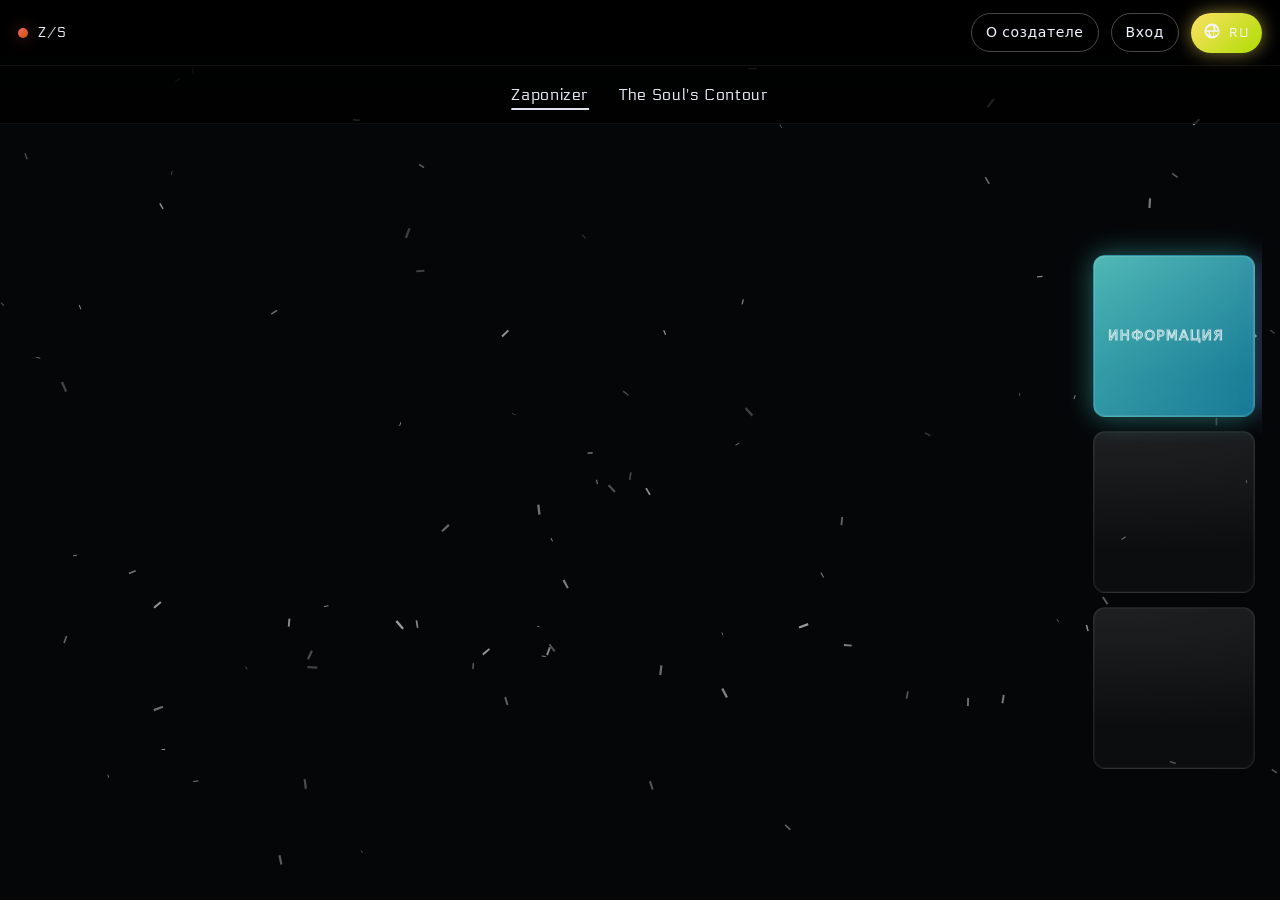
<file: index.html>
<!doctype html>
<html lang="ru">
  <head>
    <meta charset="UTF-8" />
    <meta name="viewport" content="width=device-width, initial-scale=1.0" />
    <title>Zaponizer / The Soul's Contour</title>
    <link rel="preconnect" href="https://fonts.googleapis.com" />
    <link rel="preconnect" href="https://fonts.gstatic.com" crossorigin />
    <link
      href="https://fonts.googleapis.com/css2?family=Electrolize&display=swap"
      rel="stylesheet"
    />
    <link rel="stylesheet" href="./assets/styles.css" />
    <meta name="color-scheme" content="dark" />
  </head>
  <body data-has-slider="true">
    <header class="topbar">
      <div class="topbar__inner">
        <a class="brand" href="./index.html" aria-label="Home">
          <span class="brand__dot"></span>
          <span class="brand__text">Z/S</span>
        </a>

        <nav class="topbar__nav" aria-label="Primary">
          <a class="topbtn" href="./about.html" data-i18n="nav.about">О создателе</a>

          <button
            class="topbtn"
            type="button"
            data-auth="open"
            data-i18n="nav.login"
          >
            Вход
          </button>

          <a class="topbtn is-hidden" href="./profile.html" data-auth="profileLink">
            <span data-i18n="nav.profile">Профиль</span>
          </a>

          <button class="langbtn" type="button" data-lang="toggle">
            <span class="langbtn__globe" aria-hidden="true">
              <svg viewBox="0 0 24 24" width="18" height="18" focusable="false">
                <path
                  d="M12 2a10 10 0 1 0 10 10A10.01 10.01 0 0 0 12 2Zm7.93 9h-3.15a15.5 15.5 0 0 0-1.2-5A8.02 8.02 0 0 1 19.93 11ZM12 4c.9 1.24 1.72 3.18 2.2 7H9.8c.48-3.82 1.3-5.76 2.2-7ZM4.07 13h3.15a15.5 15.5 0 0 0 1.2 5A8.02 8.02 0 0 1 4.07 13Zm3.15-2H4.07a8.02 8.02 0 0 1 4.35-5 15.5 15.5 0 0 0-1.2 5ZM12 20c-.9-1.24-1.72-3.18-2.2-7h4.4c-.48 3.82-1.3 5.76-2.2 7Zm4.58-2a15.5 15.5 0 0 0 1.2-5h3.15a8.02 8.02 0 0 1-4.35 5Zm-6.78-5c.2 1.64.54 3.1.96 4.23.26.71.55 1.3.86 1.77A8.02 8.02 0 0 1 9.1 13Zm3.58 6c.3-.47.6-1.06.86-1.77.42-1.13.76-2.59.96-4.23h2.52a13.2 13.2 0 0 1-1.24 4.56A8.2 8.2 0 0 1 13.38 19ZM14.9 11c-.2-1.64-.54-3.1-.96-4.23-.26-.71-.55-1.3-.86-1.77A8.02 8.02 0 0 1 14.9 11Zm-3.58-6c-.3.47-.6 1.06-.86 1.77-.42 1.13-.76 2.59-.96 4.23H6.98a13.2 13.2 0 0 1 1.24-4.56A8.2 8.2 0 0 1 11.32 5Z"
                  fill="currentColor"
                />
              </svg>
            </span>
            <span class="langbtn__text" data-lang="label">RU</span>
          </button>
        </nav>
      </div>
    </header>

    <section class="slider" aria-label="Section selector">
      <div class="slider__inner">
        <button class="sliderbtn" type="button" data-slide="zaponizer">
          <span class="sliderbtn__text">Zaponizer</span>
        </button>
        <button class="sliderbtn" type="button" data-slide="soul">
          <span class="sliderbtn__text">The Soul's Contour</span>
        </button>
      </div>
    </section>

    <main class="home">
      <canvas class="ash" data-particles="canvas" aria-hidden="true"></canvas>

      <div class="menu">
        <div class="menu__clip">
          <div class="menu__track" data-menu="track">
            <section class="menu__pane" data-menu="pane" data-pane="zaponizer">
              <div class="menu__grid" data-menu="grid"></div>
            </section>
            <section class="menu__pane" data-menu="pane" data-pane="soul" aria-hidden="true">
              <div class="menu__grid" data-menu="grid"></div>
            </section>
          </div>
        </div>
      </div>
    </main>

    <div class="modal is-hidden" role="dialog" aria-modal="true" data-auth="modal">
      <div class="modal__backdrop" data-auth="close"></div>
      <div class="modal__card" role="document">
        <div class="modal__top">
          <div class="modal__tabs" role="tablist">
            <button class="tab is-active" type="button" data-auth="tab" data-tab="login" role="tab">
              <span data-i18n="auth.login">Вход</span>
            </button>
            <button class="tab" type="button" data-auth="tab" data-tab="register" role="tab">
              <span data-i18n="auth.register">Регистрация</span>
            </button>
          </div>
          <button class="iconbtn" type="button" data-auth="close" aria-label="Close">
            ✕
          </button>
        </div>

        <div class="modal__body">
          <form class="form" data-auth="form" data-form="login">
            <label class="field">
              <span class="field__label" data-i18n="auth.nickname">Никнейм</span>
              <input class="field__input" name="nickname" autocomplete="username" required />
            </label>
            <label class="field">
              <span class="field__label" data-i18n="auth.password">Пароль</span>
              <input
                class="field__input"
                type="password"
                name="password"
                autocomplete="current-password"
                required
              />
            </label>
            <button class="neon-btn neon-btn--wide" type="submit" data-i18n="auth.login">
              Вход
            </button>
            <p class="form__hint" data-auth="hint"></p>
          </form>

          <form class="form is-hidden" data-auth="form" data-form="register">
            <label class="field">
              <span class="field__label" data-i18n="auth.nickname">Никнейм</span>
              <input class="field__input" name="nickname" autocomplete="username" required />
            </label>
            <label class="field">
              <span class="field__label" data-i18n="auth.password">Пароль</span>
              <input
                class="field__input"
                type="password"
                name="password"
                autocomplete="new-password"
                minlength="4"
                required
              />
            </label>
            <button class="neon-btn neon-btn--wide" type="submit" data-i18n="auth.register">
              Регистрация
            </button>
            <p class="form__hint" data-auth="hint"></p>
          </form>
        </div>
      </div>
    </div>

    <script src="./assets/particles.js"></script>
    <script src="./assets/app.js"></script>
  </body>
</html>
</file>
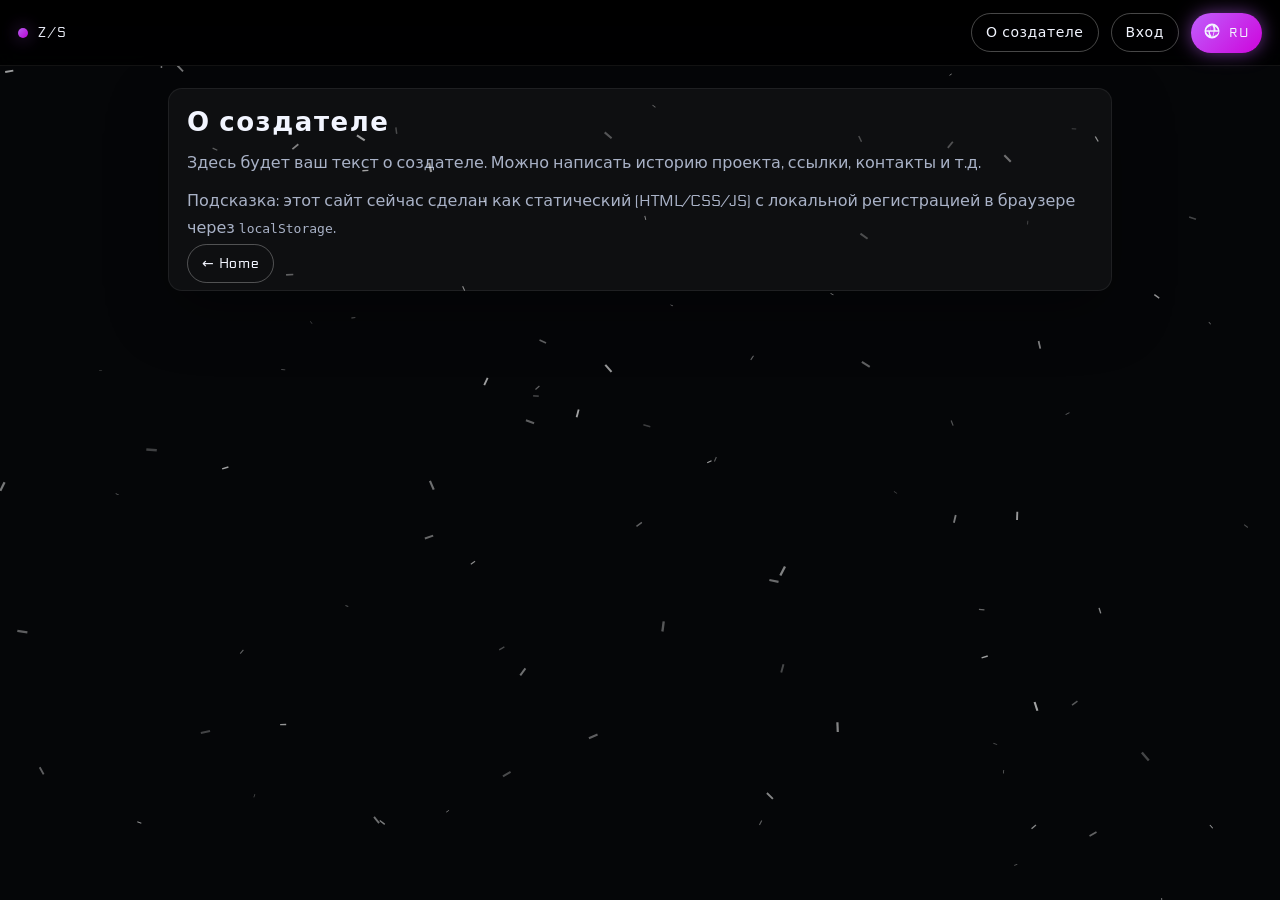
<file: about.html>
<!doctype html>
<html lang="ru">
  <head>
    <meta charset="UTF-8" />
    <meta name="viewport" content="width=device-width, initial-scale=1.0" />
    <title>О создателе</title>
    <link rel="preconnect" href="https://fonts.googleapis.com" />
    <link rel="preconnect" href="https://fonts.gstatic.com" crossorigin />
    <link
      href="https://fonts.googleapis.com/css2?family=Electrolize&display=swap"
      rel="stylesheet"
    />
    <link rel="stylesheet" href="./assets/styles.css" />
    <meta name="color-scheme" content="dark" />
  </head>
  <body>
    <header class="topbar">
      <div class="topbar__inner">
        <a class="brand" href="./index.html" aria-label="Home">
          <span class="brand__dot"></span>
          <span class="brand__text">Z/S</span>
        </a>
        <nav class="topbar__nav" aria-label="Primary">
          <a class="topbtn" href="./about.html" data-i18n="nav.about">О создателе</a>
          <button class="topbtn" type="button" data-auth="open" data-i18n="nav.login">Вход</button>
          <a class="topbtn is-hidden" href="./profile.html" data-auth="profileLink">
            <span data-i18n="nav.profile">Профиль</span>
          </a>
          <button class="langbtn" type="button" data-lang="toggle">
            <span class="langbtn__globe" aria-hidden="true">
              <svg viewBox="0 0 24 24" width="18" height="18" focusable="false">
                <path
                  d="M12 2a10 10 0 1 0 10 10A10.01 10.01 0 0 0 12 2Zm7.93 9h-3.15a15.5 15.5 0 0 0-1.2-5A8.02 8.02 0 0 1 19.93 11ZM12 4c.9 1.24 1.72 3.18 2.2 7H9.8c.48-3.82 1.3-5.76 2.2-7ZM4.07 13h3.15a15.5 15.5 0 0 0 1.2 5A8.02 8.02 0 0 1 4.07 13Zm3.15-2H4.07a8.02 8.02 0 0 1 4.35-5 15.5 15.5 0 0 0-1.2 5ZM12 20c-.9-1.24-1.72-3.18-2.2-7h4.4c-.48 3.82-1.3 5.76-2.2 7Zm4.58-2a15.5 15.5 0 0 0 1.2-5h3.15a8.02 8.02 0 0 1-4.35 5Zm-6.78-5c.2 1.64.54 3.1.96 4.23.26.71.55 1.3.86 1.77A8.02 8.02 0 0 1 9.1 13Zm3.58 6c.3-.47.6-1.06.86-1.77.42-1.13.76-2.59.96-4.23h2.52a13.2 13.2 0 0 1-1.24 4.56A8.2 8.2 0 0 1 13.38 19ZM14.9 11c-.2-1.64-.54-3.1-.96-4.23-.26-.71-.55-1.3-.86-1.77A8.02 8.02 0 0 1 14.9 11Zm-3.58-6c-.3.47-.6 1.06-.86 1.77-.42 1.13-.76 2.59-.96 4.23H6.98a13.2 13.2 0 0 1 1.24-4.56A8.2 8.2 0 0 1 11.32 5Z"
                  fill="currentColor"
                />
              </svg>
            </span>
            <span class="langbtn__text" data-lang="label">RU</span>
          </button>
        </nav>
      </div>
    </header>

    <canvas class="ash" data-particles="canvas" aria-hidden="true"></canvas>

    <main class="page">
      <div class="card">
        <h1 class="h1" data-i18n="nav.about">О создателе</h1>
        <p class="p muted">
          Здесь будет ваш текст о создателе. Можно написать историю проекта, ссылки, контакты и т.д.
        </p>
        <p class="p muted">
          Подсказка: этот сайт сейчас сделан как статический (HTML/CSS/JS) с локальной регистрацией в
          браузере через <code>localStorage</code>.
        </p>
        <a class="topbtn" href="./index.html">← Home</a>
      </div>
    </main>

    <div class="modal is-hidden" role="dialog" aria-modal="true" data-auth="modal">
      <div class="modal__backdrop" data-auth="close"></div>
      <div class="modal__card" role="document">
        <div class="modal__top">
          <div class="modal__tabs" role="tablist">
            <button class="tab is-active" type="button" data-auth="tab" data-tab="login" role="tab">
              <span data-i18n="auth.login">Вход</span>
            </button>
            <button class="tab" type="button" data-auth="tab" data-tab="register" role="tab">
              <span data-i18n="auth.register">Регистрация</span>
            </button>
          </div>
          <button class="iconbtn" type="button" data-auth="close" aria-label="Close">✕</button>
        </div>
        <div class="modal__body">
          <form class="form" data-auth="form" data-form="login">
            <label class="field">
              <span class="field__label" data-i18n="auth.nickname">Никнейм</span>
              <input class="field__input" name="nickname" autocomplete="username" required />
            </label>
            <label class="field">
              <span class="field__label" data-i18n="auth.password">Пароль</span>
              <input class="field__input" type="password" name="password" autocomplete="current-password" required />
            </label>
            <button class="neon-btn neon-btn--wide" type="submit" data-i18n="auth.login">Вход</button>
            <p class="form__hint" data-auth="hint"></p>
          </form>
          <form class="form is-hidden" data-auth="form" data-form="register">
            <label class="field">
              <span class="field__label" data-i18n="auth.nickname">Никнейм</span>
              <input class="field__input" name="nickname" autocomplete="username" required />
            </label>
            <label class="field">
              <span class="field__label" data-i18n="auth.password">Пароль</span>
              <input class="field__input" type="password" name="password" autocomplete="new-password" minlength="4" required />
            </label>
            <button class="neon-btn neon-btn--wide" type="submit" data-i18n="auth.register">Регистрация</button>
            <p class="form__hint" data-auth="hint"></p>
          </form>
        </div>
      </div>
    </div>

    <script src="./assets/particles.js"></script>
    <script src="./assets/app.js"></script>
  </body>
</html>
</file>
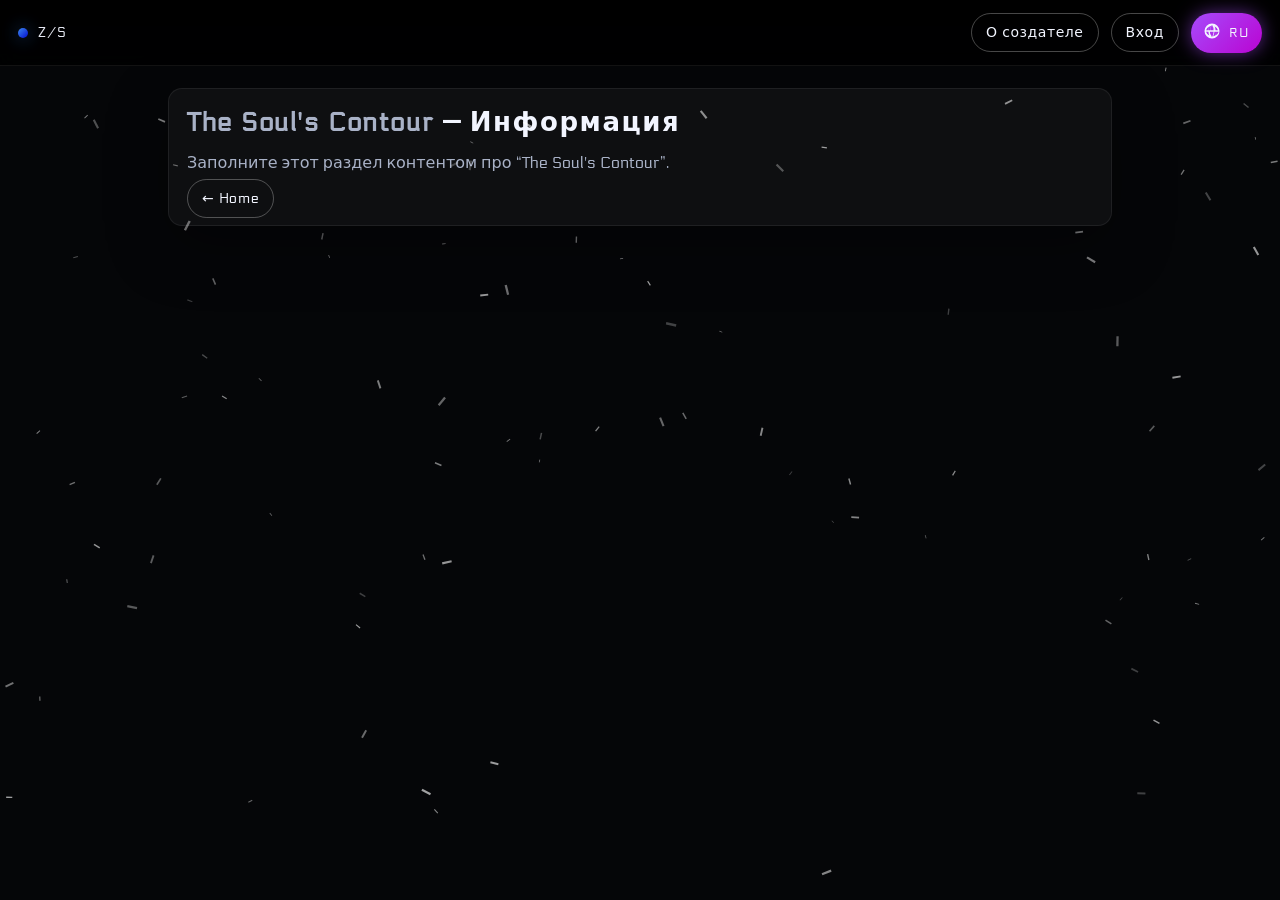
<file: info-soul.html>
<!doctype html>
<html lang="ru">
  <head>
    <meta charset="UTF-8" />
    <meta name="viewport" content="width=device-width, initial-scale=1.0" />
    <title>The Soul's Contour — Информация</title>
    <link rel="preconnect" href="https://fonts.googleapis.com" />
    <link rel="preconnect" href="https://fonts.gstatic.com" crossorigin />
    <link
      href="https://fonts.googleapis.com/css2?family=Electrolize&display=swap"
      rel="stylesheet"
    />
    <link rel="stylesheet" href="./assets/styles.css" />
    <meta name="color-scheme" content="dark" />
  </head>
  <body>
    <header class="topbar">
      <div class="topbar__inner">
        <a class="brand" href="./index.html" aria-label="Home">
          <span class="brand__dot"></span>
          <span class="brand__text">Z/S</span>
        </a>
        <nav class="topbar__nav" aria-label="Primary">
          <a class="topbtn" href="./about.html" data-i18n="nav.about">О создателе</a>
          <button class="topbtn" type="button" data-auth="open" data-i18n="nav.login">Вход</button>
          <a class="topbtn is-hidden" href="./profile.html" data-auth="profileLink">
            <span data-i18n="nav.profile">Профиль</span>
          </a>
          <button class="langbtn" type="button" data-lang="toggle">
            <span class="langbtn__globe" aria-hidden="true">
              <svg viewBox="0 0 24 24" width="18" height="18" focusable="false">
                <path
                  d="M12 2a10 10 0 1 0 10 10A10.01 10.01 0 0 0 12 2Zm7.93 9h-3.15a15.5 15.5 0 0 0-1.2-5A8.02 8.02 0 0 1 19.93 11ZM12 4c.9 1.24 1.72 3.18 2.2 7H9.8c.48-3.82 1.3-5.76 2.2-7ZM4.07 13h3.15a15.5 15.5 0 0 0 1.2 5A8.02 8.02 0 0 1 4.07 13Zm3.15-2H4.07a8.02 8.02 0 0 1 4.35-5 15.5 15.5 0 0 0-1.2 5ZM12 20c-.9-1.24-1.72-3.18-2.2-7h4.4c-.48 3.82-1.3 5.76-2.2 7Zm4.58-2a15.5 15.5 0 0 0 1.2-5h3.15a8.02 8.02 0 0 1-4.35 5Zm-6.78-5c.2 1.64.54 3.1.96 4.23.26.71.55 1.3.86 1.77A8.02 8.02 0 0 1 9.1 13Zm3.58 6c.3-.47.6-1.06.86-1.77.42-1.13.76-2.59.96-4.23h2.52a13.2 13.2 0 0 1-1.24 4.56A8.2 8.2 0 0 1 13.38 19ZM14.9 11c-.2-1.64-.54-3.1-.96-4.23-.26-.71-.55-1.3-.86-1.77A8.02 8.02 0 0 1 14.9 11Zm-3.58-6c-.3.47-.6 1.06-.86 1.77-.42 1.13-.76 2.59-.96 4.23H6.98a13.2 13.2 0 0 1 1.24-4.56A8.2 8.2 0 0 1 11.32 5Z"
                  fill="currentColor"
                />
              </svg>
            </span>
            <span class="langbtn__text" data-lang="label">RU</span>
          </button>
        </nav>
      </div>
    </header>

    <canvas class="ash" data-particles="canvas" aria-hidden="true"></canvas>

    <main class="page">
      <div class="card">
        <h1 class="h1"><span class="muted">The Soul's Contour</span> — <span data-i18n="menu.info">Информация</span></h1>
        <p class="p muted">
          Заполните этот раздел контентом про “The Soul's Contour”.
        </p>
        <a class="topbtn" href="./index.html">← Home</a>
      </div>
    </main>

    <div class="modal is-hidden" role="dialog" aria-modal="true" data-auth="modal">
      <div class="modal__backdrop" data-auth="close"></div>
      <div class="modal__card" role="document">
        <div class="modal__top">
          <div class="modal__tabs" role="tablist">
            <button class="tab is-active" type="button" data-auth="tab" data-tab="login" role="tab">
              <span data-i18n="auth.login">Вход</span>
            </button>
            <button class="tab" type="button" data-auth="tab" data-tab="register" role="tab">
              <span data-i18n="auth.register">Регистрация</span>
            </button>
          </div>
          <button class="iconbtn" type="button" data-auth="close" aria-label="Close">✕</button>
        </div>
        <div class="modal__body">
          <form class="form" data-auth="form" data-form="login">
            <label class="field">
              <span class="field__label" data-i18n="auth.nickname">Никнейм</span>
              <input class="field__input" name="nickname" autocomplete="username" required />
            </label>
            <label class="field">
              <span class="field__label" data-i18n="auth.password">Пароль</span>
              <input class="field__input" type="password" name="password" autocomplete="current-password" required />
            </label>
            <button class="neon-btn neon-btn--wide" type="submit" data-i18n="auth.login">Вход</button>
            <p class="form__hint" data-auth="hint"></p>
          </form>
          <form class="form is-hidden" data-auth="form" data-form="register">
            <label class="field">
              <span class="field__label" data-i18n="auth.nickname">Никнейм</span>
              <input class="field__input" name="nickname" autocomplete="username" required />
            </label>
            <label class="field">
              <span class="field__label" data-i18n="auth.password">Пароль</span>
              <input class="field__input" type="password" name="password" autocomplete="new-password" minlength="4" required />
            </label>
            <button class="neon-btn neon-btn--wide" type="submit" data-i18n="auth.register">Регистрация</button>
            <p class="form__hint" data-auth="hint"></p>
          </form>
        </div>
      </div>
    </div>

    <script src="./assets/particles.js"></script>
    <script src="./assets/app.js"></script>
  </body>
</html>
</file>
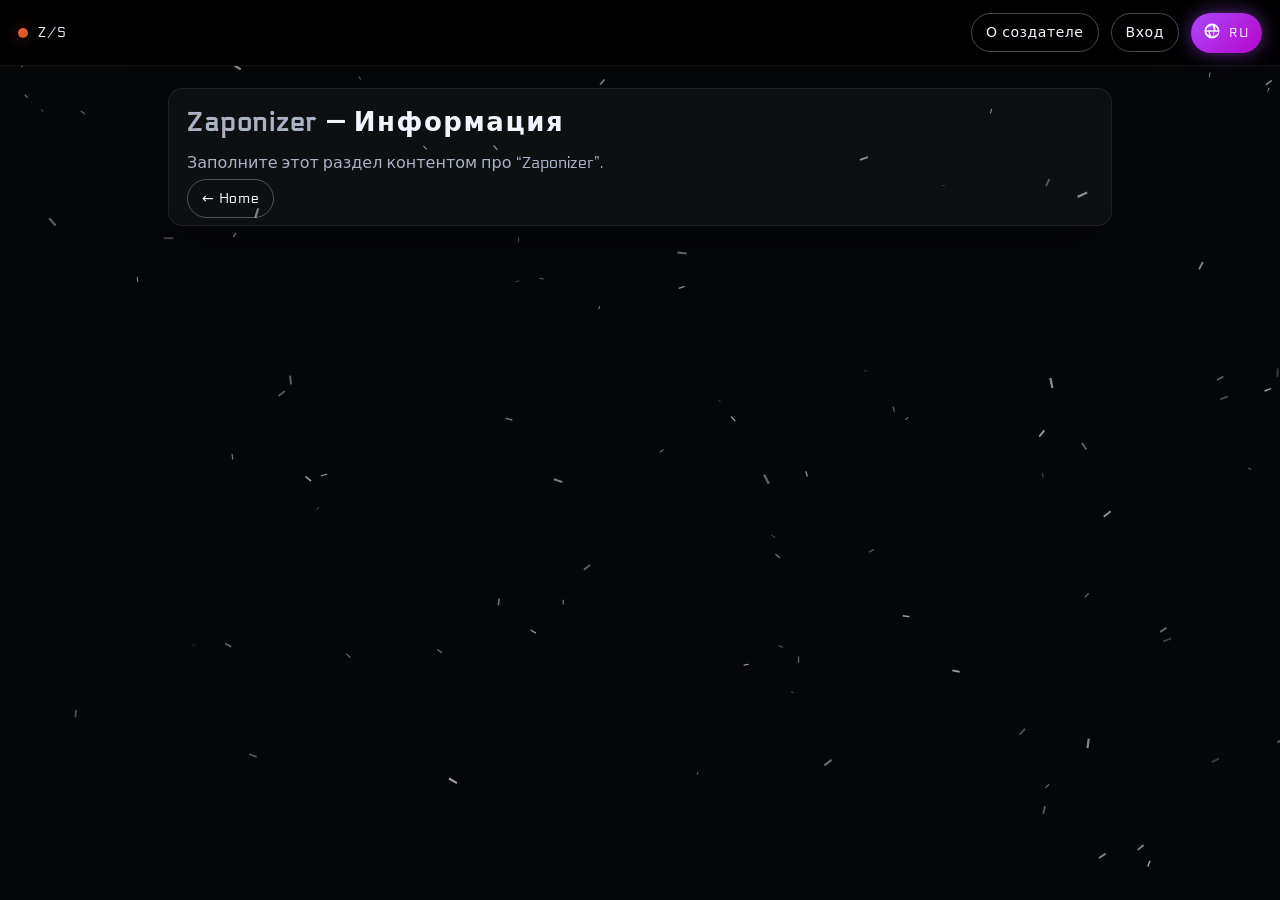
<file: info-zaponizer.html>
<!doctype html>
<html lang="ru">
  <head>
    <meta charset="UTF-8" />
    <meta name="viewport" content="width=device-width, initial-scale=1.0" />
    <title>Zaponizer — Информация</title>
    <link rel="preconnect" href="https://fonts.googleapis.com" />
    <link rel="preconnect" href="https://fonts.gstatic.com" crossorigin />
    <link
      href="https://fonts.googleapis.com/css2?family=Electrolize&display=swap"
      rel="stylesheet"
    />
    <link rel="stylesheet" href="./assets/styles.css" />
    <meta name="color-scheme" content="dark" />
  </head>
  <body>
    <header class="topbar">
      <div class="topbar__inner">
        <a class="brand" href="./index.html" aria-label="Home">
          <span class="brand__dot"></span>
          <span class="brand__text">Z/S</span>
        </a>
        <nav class="topbar__nav" aria-label="Primary">
          <a class="topbtn" href="./about.html" data-i18n="nav.about">О создателе</a>
          <button class="topbtn" type="button" data-auth="open" data-i18n="nav.login">Вход</button>
          <a class="topbtn is-hidden" href="./profile.html" data-auth="profileLink">
            <span data-i18n="nav.profile">Профиль</span>
          </a>
          <button class="langbtn" type="button" data-lang="toggle">
            <span class="langbtn__globe" aria-hidden="true">
              <svg viewBox="0 0 24 24" width="18" height="18" focusable="false">
                <path
                  d="M12 2a10 10 0 1 0 10 10A10.01 10.01 0 0 0 12 2Zm7.93 9h-3.15a15.5 15.5 0 0 0-1.2-5A8.02 8.02 0 0 1 19.93 11ZM12 4c.9 1.24 1.72 3.18 2.2 7H9.8c.48-3.82 1.3-5.76 2.2-7ZM4.07 13h3.15a15.5 15.5 0 0 0 1.2 5A8.02 8.02 0 0 1 4.07 13Zm3.15-2H4.07a8.02 8.02 0 0 1 4.35-5 15.5 15.5 0 0 0-1.2 5ZM12 20c-.9-1.24-1.72-3.18-2.2-7h4.4c-.48 3.82-1.3 5.76-2.2 7Zm4.58-2a15.5 15.5 0 0 0 1.2-5h3.15a8.02 8.02 0 0 1-4.35 5Zm-6.78-5c.2 1.64.54 3.1.96 4.23.26.71.55 1.3.86 1.77A8.02 8.02 0 0 1 9.1 13Zm3.58 6c.3-.47.6-1.06.86-1.77.42-1.13.76-2.59.96-4.23h2.52a13.2 13.2 0 0 1-1.24 4.56A8.2 8.2 0 0 1 13.38 19ZM14.9 11c-.2-1.64-.54-3.1-.96-4.23-.26-.71-.55-1.3-.86-1.77A8.02 8.02 0 0 1 14.9 11Zm-3.58-6c-.3.47-.6 1.06-.86 1.77-.42 1.13-.76 2.59-.96 4.23H6.98a13.2 13.2 0 0 1 1.24-4.56A8.2 8.2 0 0 1 11.32 5Z"
                  fill="currentColor"
                />
              </svg>
            </span>
            <span class="langbtn__text" data-lang="label">RU</span>
          </button>
        </nav>
      </div>
    </header>

    <canvas class="ash" data-particles="canvas" aria-hidden="true"></canvas>

    <main class="page">
      <div class="card">
        <h1 class="h1"><span class="muted">Zaponizer</span> — <span data-i18n="menu.info">Информация</span></h1>
        <p class="p muted">
          Заполните этот раздел контентом про “Zaponizer”.
        </p>
        <a class="topbtn" href="./index.html">← Home</a>
      </div>
    </main>

    <div class="modal is-hidden" role="dialog" aria-modal="true" data-auth="modal">
      <div class="modal__backdrop" data-auth="close"></div>
      <div class="modal__card" role="document">
        <div class="modal__top">
          <div class="modal__tabs" role="tablist">
            <button class="tab is-active" type="button" data-auth="tab" data-tab="login" role="tab">
              <span data-i18n="auth.login">Вход</span>
            </button>
            <button class="tab" type="button" data-auth="tab" data-tab="register" role="tab">
              <span data-i18n="auth.register">Регистрация</span>
            </button>
          </div>
          <button class="iconbtn" type="button" data-auth="close" aria-label="Close">✕</button>
        </div>
        <div class="modal__body">
          <form class="form" data-auth="form" data-form="login">
            <label class="field">
              <span class="field__label" data-i18n="auth.nickname">Никнейм</span>
              <input class="field__input" name="nickname" autocomplete="username" required />
            </label>
            <label class="field">
              <span class="field__label" data-i18n="auth.password">Пароль</span>
              <input class="field__input" type="password" name="password" autocomplete="current-password" required />
            </label>
            <button class="neon-btn neon-btn--wide" type="submit" data-i18n="auth.login">Вход</button>
            <p class="form__hint" data-auth="hint"></p>
          </form>
          <form class="form is-hidden" data-auth="form" data-form="register">
            <label class="field">
              <span class="field__label" data-i18n="auth.nickname">Никнейм</span>
              <input class="field__input" name="nickname" autocomplete="username" required />
            </label>
            <label class="field">
              <span class="field__label" data-i18n="auth.password">Пароль</span>
              <input class="field__input" type="password" name="password" autocomplete="new-password" minlength="4" required />
            </label>
            <button class="neon-btn neon-btn--wide" type="submit" data-i18n="auth.register">Регистрация</button>
            <p class="form__hint" data-auth="hint"></p>
          </form>
        </div>
      </div>
    </div>

    <script src="./assets/particles.js"></script>
    <script src="./assets/app.js"></script>
  </body>
</html>
</file>
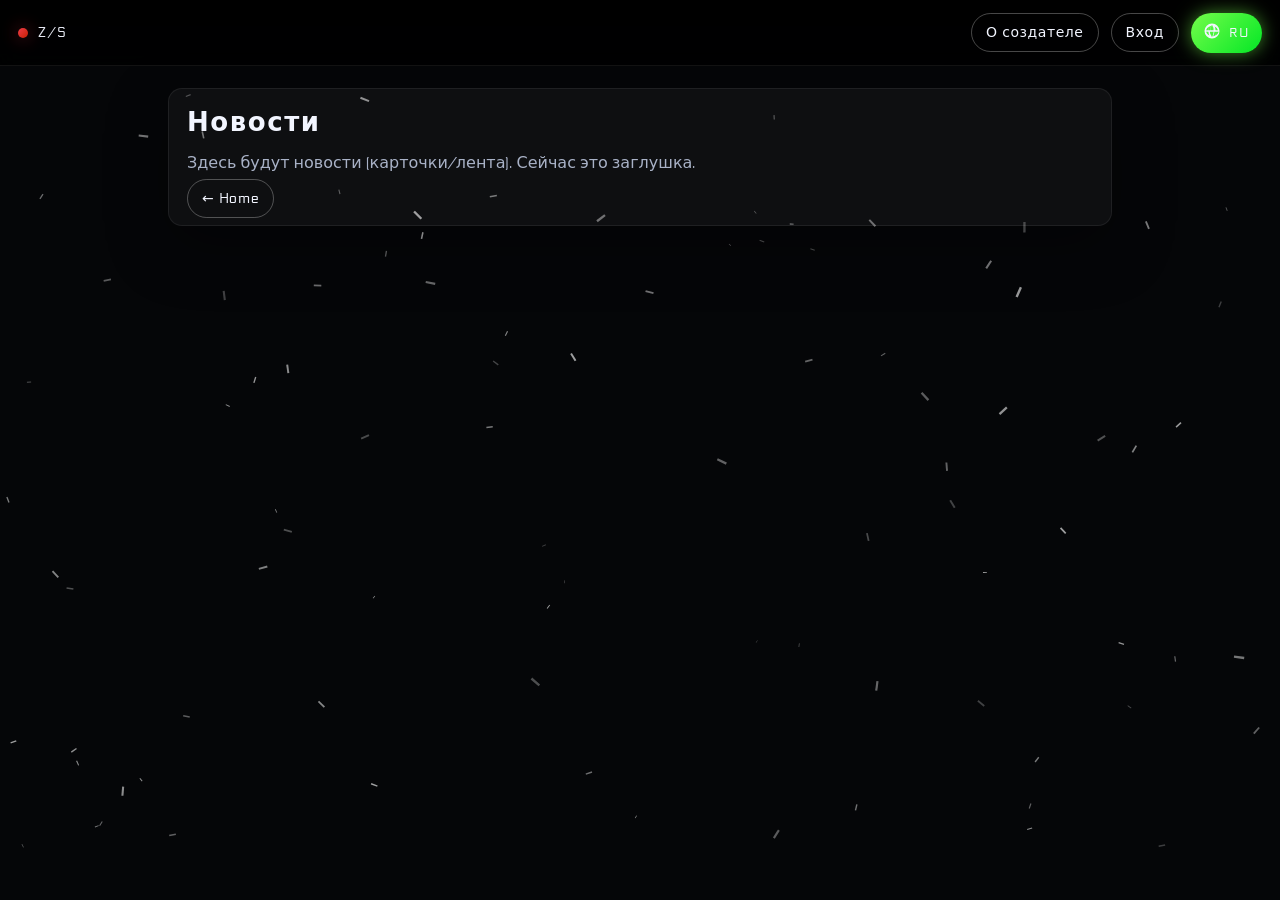
<file: news.html>
<!doctype html>
<html lang="ru">
  <head>
    <meta charset="UTF-8" />
    <meta name="viewport" content="width=device-width, initial-scale=1.0" />
    <title>Новости</title>
    <link rel="preconnect" href="https://fonts.googleapis.com" />
    <link rel="preconnect" href="https://fonts.gstatic.com" crossorigin />
    <link
      href="https://fonts.googleapis.com/css2?family=Electrolize&display=swap"
      rel="stylesheet"
    />
    <link rel="stylesheet" href="./assets/styles.css" />
    <meta name="color-scheme" content="dark" />
  </head>
  <body>
    <header class="topbar">
      <div class="topbar__inner">
        <a class="brand" href="./index.html" aria-label="Home">
          <span class="brand__dot"></span>
          <span class="brand__text">Z/S</span>
        </a>
        <nav class="topbar__nav" aria-label="Primary">
          <a class="topbtn" href="./about.html" data-i18n="nav.about">О создателе</a>
          <button class="topbtn" type="button" data-auth="open" data-i18n="nav.login">Вход</button>
          <a class="topbtn is-hidden" href="./profile.html" data-auth="profileLink">
            <span data-i18n="nav.profile">Профиль</span>
          </a>
          <button class="langbtn" type="button" data-lang="toggle">
            <span class="langbtn__globe" aria-hidden="true">
              <svg viewBox="0 0 24 24" width="18" height="18" focusable="false">
                <path
                  d="M12 2a10 10 0 1 0 10 10A10.01 10.01 0 0 0 12 2Zm7.93 9h-3.15a15.5 15.5 0 0 0-1.2-5A8.02 8.02 0 0 1 19.93 11ZM12 4c.9 1.24 1.72 3.18 2.2 7H9.8c.48-3.82 1.3-5.76 2.2-7ZM4.07 13h3.15a15.5 15.5 0 0 0 1.2 5A8.02 8.02 0 0 1 4.07 13Zm3.15-2H4.07a8.02 8.02 0 0 1 4.35-5 15.5 15.5 0 0 0-1.2 5ZM12 20c-.9-1.24-1.72-3.18-2.2-7h4.4c-.48 3.82-1.3 5.76-2.2 7Zm4.58-2a15.5 15.5 0 0 0 1.2-5h3.15a8.02 8.02 0 0 1-4.35 5Zm-6.78-5c.2 1.64.54 3.1.96 4.23.26.71.55 1.3.86 1.77A8.02 8.02 0 0 1 9.1 13Zm3.58 6c.3-.47.6-1.06.86-1.77.42-1.13.76-2.59.96-4.23h2.52a13.2 13.2 0 0 1-1.24 4.56A8.2 8.2 0 0 1 13.38 19ZM14.9 11c-.2-1.64-.54-3.1-.96-4.23-.26-.71-.55-1.3-.86-1.77A8.02 8.02 0 0 1 14.9 11Zm-3.58-6c-.3.47-.6 1.06-.86 1.77-.42 1.13-.76 2.59-.96 4.23H6.98a13.2 13.2 0 0 1 1.24-4.56A8.2 8.2 0 0 1 11.32 5Z"
                  fill="currentColor"
                />
              </svg>
            </span>
            <span class="langbtn__text" data-lang="label">RU</span>
          </button>
        </nav>
      </div>
    </header>

    <canvas class="ash" data-particles="canvas" aria-hidden="true"></canvas>

    <main class="page">
      <div class="card">
        <h1 class="h1"><span data-i18n="menu.news">Новости</span></h1>
        <p class="p muted">Здесь будут новости (карточки/лента). Сейчас это заглушка.</p>
        <a class="topbtn" href="./index.html">← Home</a>
      </div>
    </main>

    <div class="modal is-hidden" role="dialog" aria-modal="true" data-auth="modal">
      <div class="modal__backdrop" data-auth="close"></div>
      <div class="modal__card" role="document">
        <div class="modal__top">
          <div class="modal__tabs" role="tablist">
            <button class="tab is-active" type="button" data-auth="tab" data-tab="login" role="tab">
              <span data-i18n="auth.login">Вход</span>
            </button>
            <button class="tab" type="button" data-auth="tab" data-tab="register" role="tab">
              <span data-i18n="auth.register">Регистрация</span>
            </button>
          </div>
          <button class="iconbtn" type="button" data-auth="close" aria-label="Close">✕</button>
        </div>
        <div class="modal__body">
          <form class="form" data-auth="form" data-form="login">
            <label class="field">
              <span class="field__label" data-i18n="auth.nickname">Никнейм</span>
              <input class="field__input" name="nickname" autocomplete="username" required />
            </label>
            <label class="field">
              <span class="field__label" data-i18n="auth.password">Пароль</span>
              <input class="field__input" type="password" name="password" autocomplete="current-password" required />
            </label>
            <button class="neon-btn neon-btn--wide" type="submit" data-i18n="auth.login">Вход</button>
            <p class="form__hint" data-auth="hint"></p>
          </form>
          <form class="form is-hidden" data-auth="form" data-form="register">
            <label class="field">
              <span class="field__label" data-i18n="auth.nickname">Никнейм</span>
              <input class="field__input" name="nickname" autocomplete="username" required />
            </label>
            <label class="field">
              <span class="field__label" data-i18n="auth.password">Пароль</span>
              <input class="field__input" type="password" name="password" autocomplete="new-password" minlength="4" required />
            </label>
            <button class="neon-btn neon-btn--wide" type="submit" data-i18n="auth.register">Регистрация</button>
            <p class="form__hint" data-auth="hint"></p>
          </form>
        </div>
      </div>
    </div>

    <script src="./assets/particles.js"></script>
    <script src="./assets/app.js"></script>
  </body>
</html>
</file>
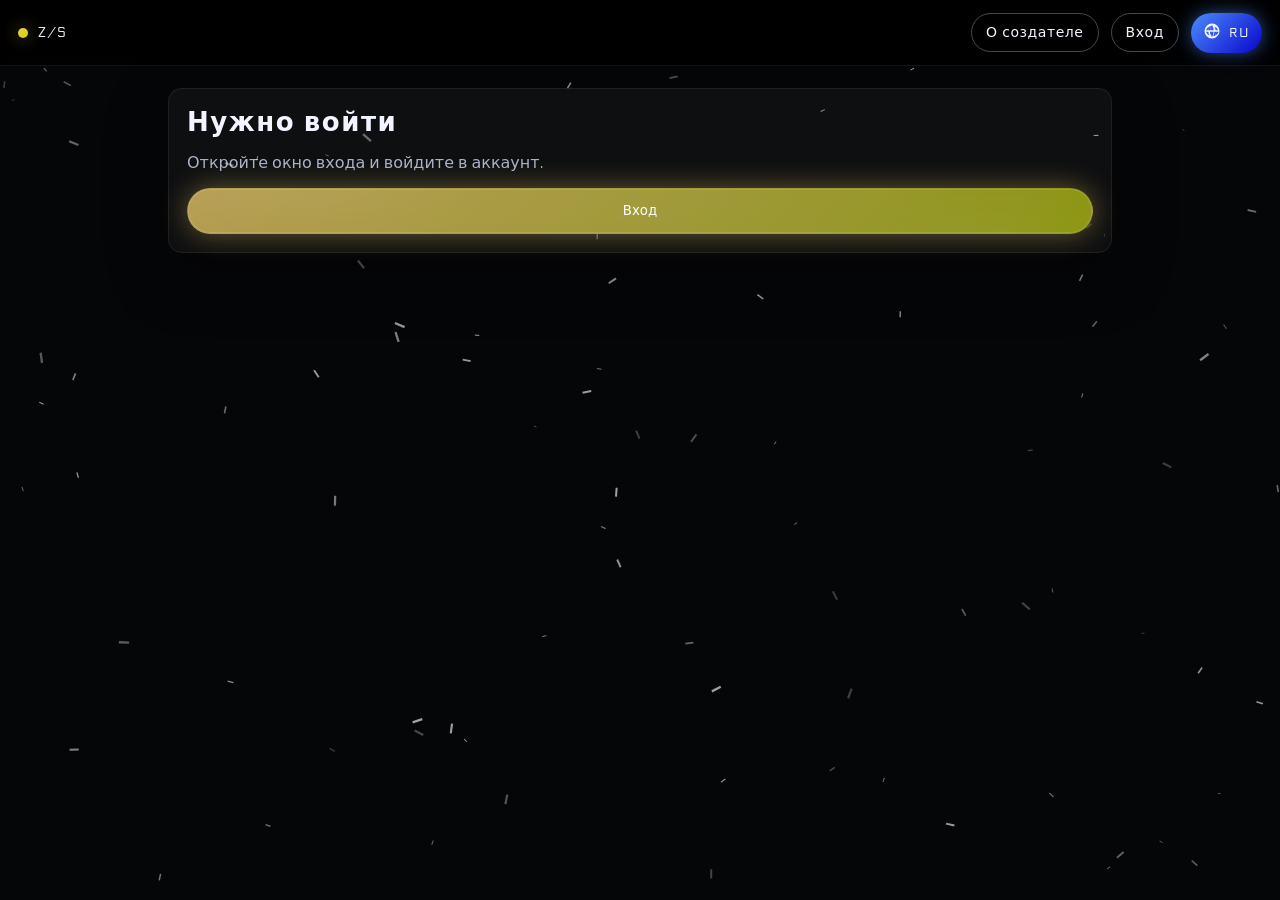
<file: profile.html>
<!doctype html>
<html lang="ru">
  <head>
    <meta charset="UTF-8" />
    <meta name="viewport" content="width=device-width, initial-scale=1.0" />
    <title>Профиль</title>
    <link rel="preconnect" href="https://fonts.googleapis.com" />
    <link rel="preconnect" href="https://fonts.gstatic.com" crossorigin />
    <link
      href="https://fonts.googleapis.com/css2?family=Electrolize&display=swap"
      rel="stylesheet"
    />
    <link rel="stylesheet" href="./assets/styles.css" />
    <meta name="color-scheme" content="dark" />
  </head>
  <body>
    <header class="topbar">
      <div class="topbar__inner">
        <a class="brand" href="./index.html" aria-label="Home">
          <span class="brand__dot"></span>
          <span class="brand__text">Z/S</span>
        </a>
        <nav class="topbar__nav" aria-label="Primary">
          <a class="topbtn" href="./about.html" data-i18n="nav.about">О создателе</a>
          <button class="topbtn" type="button" data-auth="open" data-i18n="nav.login">Вход</button>
          <a class="topbtn is-hidden" href="./profile.html" data-auth="profileLink">
            <span data-i18n="nav.profile">Профиль</span>
          </a>
          <button class="langbtn" type="button" data-lang="toggle">
            <span class="langbtn__globe" aria-hidden="true">
              <svg viewBox="0 0 24 24" width="18" height="18" focusable="false">
                <path
                  d="M12 2a10 10 0 1 0 10 10A10.01 10.01 0 0 0 12 2Zm7.93 9h-3.15a15.5 15.5 0 0 0-1.2-5A8.02 8.02 0 0 1 19.93 11ZM12 4c.9 1.24 1.72 3.18 2.2 7H9.8c.48-3.82 1.3-5.76 2.2-7ZM4.07 13h3.15a15.5 15.5 0 0 0 1.2 5A8.02 8.02 0 0 1 4.07 13Zm3.15-2H4.07a8.02 8.02 0 0 1 4.35-5 15.5 15.5 0 0 0-1.2 5ZM12 20c-.9-1.24-1.72-3.18-2.2-7h4.4c-.48 3.82-1.3 5.76-2.2 7Zm4.58-2a15.5 15.5 0 0 0 1.2-5h3.15a8.02 8.02 0 0 1-4.35 5Zm-6.78-5c.2 1.64.54 3.1.96 4.23.26.71.55 1.3.86 1.77A8.02 8.02 0 0 1 9.1 13Zm3.58 6c.3-.47.6-1.06.86-1.77.42-1.13.76-2.59.96-4.23h2.52a13.2 13.2 0 0 1-1.24 4.56A8.2 8.2 0 0 1 13.38 19ZM14.9 11c-.2-1.64-.54-3.1-.96-4.23-.26-.71-.55-1.3-.86-1.77A8.02 8.02 0 0 1 14.9 11Zm-3.58-6c-.3.47-.6 1.06-.86 1.77-.42 1.13-.76 2.59-.96 4.23H6.98a13.2 13.2 0 0 1 1.24-4.56A8.2 8.2 0 0 1 11.32 5Z"
                  fill="currentColor"
                />
              </svg>
            </span>
            <span class="langbtn__text" data-lang="label">RU</span>
          </button>
        </nav>
      </div>
    </header>

    <canvas class="ash" data-particles="canvas" aria-hidden="true"></canvas>

    <main class="page">
      <div data-profile="root"></div>
    </main>

    <div class="modal is-hidden" role="dialog" aria-modal="true" data-auth="modal">
      <div class="modal__backdrop" data-auth="close"></div>
      <div class="modal__card" role="document">
        <div class="modal__top">
          <div class="modal__tabs" role="tablist">
            <button class="tab is-active" type="button" data-auth="tab" data-tab="login" role="tab">
              <span data-i18n="auth.login">Вход</span>
            </button>
            <button class="tab" type="button" data-auth="tab" data-tab="register" role="tab">
              <span data-i18n="auth.register">Регистрация</span>
            </button>
          </div>
          <button class="iconbtn" type="button" data-auth="close" aria-label="Close">✕</button>
        </div>
        <div class="modal__body">
          <form class="form" data-auth="form" data-form="login">
            <label class="field">
              <span class="field__label" data-i18n="auth.nickname">Никнейм</span>
              <input class="field__input" name="nickname" autocomplete="username" required />
            </label>
            <label class="field">
              <span class="field__label" data-i18n="auth.password">Пароль</span>
              <input class="field__input" type="password" name="password" autocomplete="current-password" required />
            </label>
            <button class="neon-btn neon-btn--wide" type="submit" data-i18n="auth.login">Вход</button>
            <p class="form__hint" data-auth="hint"></p>
          </form>
          <form class="form is-hidden" data-auth="form" data-form="register">
            <label class="field">
              <span class="field__label" data-i18n="auth.nickname">Никнейм</span>
              <input class="field__input" name="nickname" autocomplete="username" required />
            </label>
            <label class="field">
              <span class="field__label" data-i18n="auth.password">Пароль</span>
              <input class="field__input" type="password" name="password" autocomplete="new-password" minlength="4" required />
            </label>
            <button class="neon-btn neon-btn--wide" type="submit" data-i18n="auth.register">Регистрация</button>
            <p class="form__hint" data-auth="hint"></p>
          </form>
        </div>
      </div>
    </div>

    <script src="./assets/particles.js"></script>
    <script src="./assets/app.js"></script>
  </body>
</html>
</file>
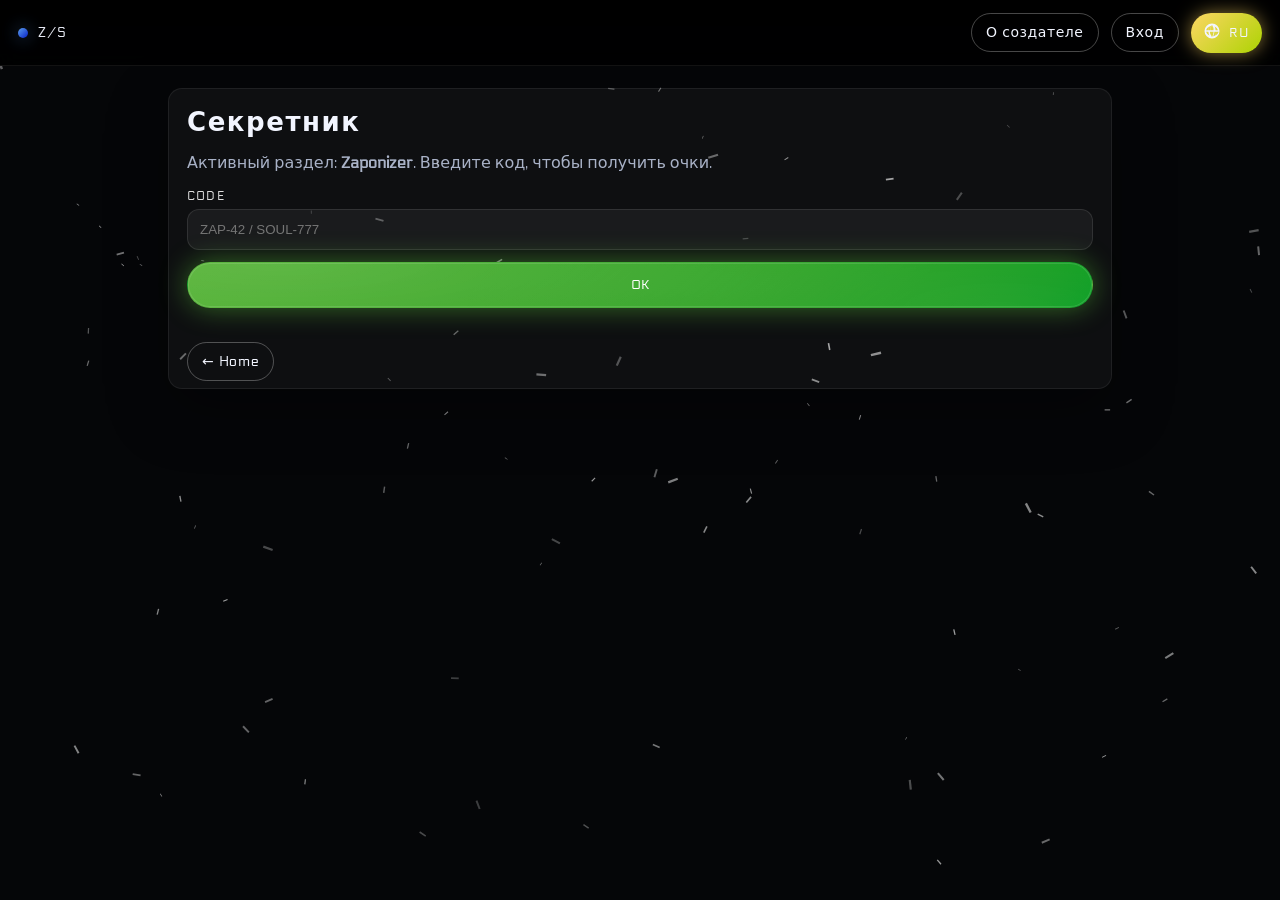
<file: secret.html>
<!doctype html>
<html lang="ru">
  <head>
    <meta charset="UTF-8" />
    <meta name="viewport" content="width=device-width, initial-scale=1.0" />
    <title>Секретник</title>
    <link rel="preconnect" href="https://fonts.googleapis.com" />
    <link rel="preconnect" href="https://fonts.gstatic.com" crossorigin />
    <link
      href="https://fonts.googleapis.com/css2?family=Electrolize&display=swap"
      rel="stylesheet"
    />
    <link rel="stylesheet" href="./assets/styles.css" />
    <meta name="color-scheme" content="dark" />
  </head>
  <body>
    <header class="topbar">
      <div class="topbar__inner">
        <a class="brand" href="./index.html" aria-label="Home">
          <span class="brand__dot"></span>
          <span class="brand__text">Z/S</span>
        </a>
        <nav class="topbar__nav" aria-label="Primary">
          <a class="topbtn" href="./about.html" data-i18n="nav.about">О создателе</a>
          <button class="topbtn" type="button" data-auth="open" data-i18n="nav.login">Вход</button>
          <a class="topbtn is-hidden" href="./profile.html" data-auth="profileLink">
            <span data-i18n="nav.profile">Профиль</span>
          </a>
          <button class="langbtn" type="button" data-lang="toggle">
            <span class="langbtn__globe" aria-hidden="true">
              <svg viewBox="0 0 24 24" width="18" height="18" focusable="false">
                <path
                  d="M12 2a10 10 0 1 0 10 10A10.01 10.01 0 0 0 12 2Zm7.93 9h-3.15a15.5 15.5 0 0 0-1.2-5A8.02 8.02 0 0 1 19.93 11ZM12 4c.9 1.24 1.72 3.18 2.2 7H9.8c.48-3.82 1.3-5.76 2.2-7ZM4.07 13h3.15a15.5 15.5 0 0 0 1.2 5A8.02 8.02 0 0 1 4.07 13Zm3.15-2H4.07a8.02 8.02 0 0 1 4.35-5 15.5 15.5 0 0 0-1.2 5ZM12 20c-.9-1.24-1.72-3.18-2.2-7h4.4c-.48 3.82-1.3 5.76-2.2 7Zm4.58-2a15.5 15.5 0 0 0 1.2-5h3.15a8.02 8.02 0 0 1-4.35 5Zm-6.78-5c.2 1.64.54 3.1.96 4.23.26.71.55 1.3.86 1.77A8.02 8.02 0 0 1 9.1 13Zm3.58 6c.3-.47.6-1.06.86-1.77.42-1.13.76-2.59.96-4.23h2.52a13.2 13.2 0 0 1-1.24 4.56A8.2 8.2 0 0 1 13.38 19ZM14.9 11c-.2-1.64-.54-3.1-.96-4.23-.26-.71-.55-1.3-.86-1.77A8.02 8.02 0 0 1 14.9 11Zm-3.58-6c-.3.47-.6 1.06-.86 1.77-.42 1.13-.76 2.59-.96 4.23H6.98a13.2 13.2 0 0 1 1.24-4.56A8.2 8.2 0 0 1 11.32 5Z"
                  fill="currentColor"
                />
              </svg>
            </span>
            <span class="langbtn__text" data-lang="label">RU</span>
          </button>
        </nav>
      </div>
    </header>

    <canvas class="ash" data-particles="canvas" aria-hidden="true"></canvas>

    <main class="page">
      <div class="card">
        <h1 class="h1"><span data-i18n="menu.secret">Секретник</span></h1>
        <p class="p muted">
          Активный раздел: <strong data-secret="slide">—</strong>. Введите код, чтобы получить очки.
        </p>

        <form class="form" data-secret="form">
          <label class="field">
            <span class="field__label">CODE</span>
            <input class="field__input" data-secret="input" placeholder="ZAP-42 / SOUL-777" />
          </label>
          <button class="neon-btn neon-btn--wide" type="submit">OK</button>
          <p class="form__hint" data-secret="msg"></p>
        </form>

        <div style="height:12px"></div>
        <a class="topbtn" href="./index.html">← Home</a>
      </div>
    </main>

    <div class="modal is-hidden" role="dialog" aria-modal="true" data-auth="modal">
      <div class="modal__backdrop" data-auth="close"></div>
      <div class="modal__card" role="document">
        <div class="modal__top">
          <div class="modal__tabs" role="tablist">
            <button class="tab is-active" type="button" data-auth="tab" data-tab="login" role="tab">
              <span data-i18n="auth.login">Вход</span>
            </button>
            <button class="tab" type="button" data-auth="tab" data-tab="register" role="tab">
              <span data-i18n="auth.register">Регистрация</span>
            </button>
          </div>
          <button class="iconbtn" type="button" data-auth="close" aria-label="Close">✕</button>
        </div>
        <div class="modal__body">
          <form class="form" data-auth="form" data-form="login">
            <label class="field">
              <span class="field__label" data-i18n="auth.nickname">Никнейм</span>
              <input class="field__input" name="nickname" autocomplete="username" required />
            </label>
            <label class="field">
              <span class="field__label" data-i18n="auth.password">Пароль</span>
              <input class="field__input" type="password" name="password" autocomplete="current-password" required />
            </label>
            <button class="neon-btn neon-btn--wide" type="submit" data-i18n="auth.login">Вход</button>
            <p class="form__hint" data-auth="hint"></p>
          </form>
          <form class="form is-hidden" data-auth="form" data-form="register">
            <label class="field">
              <span class="field__label" data-i18n="auth.nickname">Никнейм</span>
              <input class="field__input" name="nickname" autocomplete="username" required />
            </label>
            <label class="field">
              <span class="field__label" data-i18n="auth.password">Пароль</span>
              <input class="field__input" type="password" name="password" autocomplete="new-password" minlength="4" required />
            </label>
            <button class="neon-btn neon-btn--wide" type="submit" data-i18n="auth.register">Регистрация</button>
            <p class="form__hint" data-auth="hint"></p>
          </form>
        </div>
      </div>
    </div>

    <script src="./assets/particles.js"></script>
    <script src="./assets/app.js"></script>
  </body>
</html>
</file>
<file: assets/styles.css>
:root{
  --bg:#050608;
  --panel:#050608;
  --text:#f2f5ff;
  --muted:#a9b2c7;
  --line:rgba(255,255,255,.28);
  --line-strong:rgba(255,255,255,.52);
  --shadow:rgba(0,0,0,.55);

  --accent-a:#64e7ff;
  --accent-b:#2d7cff;
  --accent-glow: rgba(100,231,255,.55);

  --radius:14px;
  --radius-sm:12px;
  --topbar-h:66px;
  --slider-h:58px;
  --header-offset: var(--topbar-h);

  --ease:cubic-bezier(.2,.9,.2,1);
}

*{box-sizing:border-box}
html,body{height:100%}
body{
  margin:0;
  background: var(--bg);
  color: var(--text);
  font-family: "Electrolize", system-ui, -apple-system, Segoe UI, Roboto, Arial, sans-serif;
  overflow-x:hidden;
}

[data-has-slider="true"]{
  --header-offset: calc(var(--topbar-h) + var(--slider-h));
}

a{color:inherit; text-decoration:none}
button{font-family:inherit}

.is-hidden{display:none !important}

.topbar{
  position:fixed;
  top:0; left:0; right:0;
  height: var(--topbar-h);
  background: linear-gradient(180deg, rgba(0,0,0,.92), rgba(0,0,0,.82));
  border-bottom: 1px solid rgba(255,255,255,.07);
  z-index:50;
  backdrop-filter: blur(10px);
}
.topbar__inner{
  height:100%;
  display:flex;
  align-items:center;
  justify-content:space-between;
  padding: 0 18px;
  gap:12px;
}
.brand{
  display:flex;
  align-items:center;
  gap:10px;
  opacity:.95;
}
.brand__dot{
  width:10px;
  height:10px;
  border-radius:999px;
  background: linear-gradient(135deg, var(--accent-a), var(--accent-b));
  box-shadow: 0 0 18px var(--accent-glow);
}
.brand__text{letter-spacing:.14em; font-size:14px}

.topbar__nav{
  display:flex;
  align-items:center;
  gap:12px;
}
.topbtn{
  appearance:none;
  background: transparent;
  color: var(--text);
  border:1px solid var(--line);
  border-radius: 999px;
  padding: 10px 14px;
  font-size: 14px;
  letter-spacing:.04em;
  cursor:pointer;
  box-shadow: 0 0 0 rgba(0,0,0,0);
  transition: transform .18s var(--ease), border-color .18s var(--ease), box-shadow .18s var(--ease);
}
.topbtn:hover{
  transform: translateY(-1px) scale(1.03);
  border-color: var(--line-strong);
  box-shadow: 0 0 16px rgba(255,255,255,.08), 0 0 18px var(--accent-glow);
}
.topbtn:active{
  transform: translateY(0) scale(.96);
}

.langbtn{
  appearance:none;
  border:0;
  color: var(--text);
  cursor:pointer;
  padding: 9px 12px;
  border-radius: 999px;
  display:flex;
  align-items:center;
  gap:8px;
  background: linear-gradient(135deg, var(--accent-a), var(--accent-b));
  box-shadow: 0 0 18px var(--accent-glow);
  transition: transform .18s var(--ease), filter .18s var(--ease);
}
.langbtn:hover{ transform: translateY(-1px) scale(1.03); filter: brightness(1.07) }
.langbtn:active{ transform: translateY(0) scale(.96) }
.langbtn__text{ letter-spacing:.08em; font-size: 13px }

.slider{
  position:fixed;
  top: var(--topbar-h);
  left:0; right:0;
  height: var(--slider-h);
  background: linear-gradient(180deg, rgba(0,0,0,.86), rgba(0,0,0,.72));
  border-bottom: 1px solid rgba(255,255,255,.06);
  z-index:40;
}
.slider__inner{
  height:100%;
  display:flex;
  align-items:center;
  justify-content:center;
  gap:18px;
  padding: 0 18px;
}
.sliderbtn{
  appearance:none;
  border:0;
  background:transparent;
  color: var(--text);
  font-size: 16px;
  letter-spacing:.04em;
  cursor:pointer;
  opacity:.92;
  padding: 10px 6px;
  border-radius: 8px;
  transition: transform .18s var(--ease), opacity .18s var(--ease);
}
.sliderbtn:hover{ transform: translateY(-1px); opacity:1 }
.sliderbtn:active{ transform: translateY(0) scale(.98) }
.sliderbtn.is-active .sliderbtn__text{
  text-decoration: underline;
  text-underline-offset: 8px;
  text-decoration-thickness: 2px;
}

.home{
  position:relative;
  min-height: calc(100vh - var(--header-offset));
  padding-top: var(--header-offset);
}
.ash{
  position:fixed;
  top: var(--topbar-h);
  left:0;
  right:0;
  bottom:0;
  width:100%;
  height: calc(100vh - var(--topbar-h));
  display:block;
  z-index:0;
  opacity:.85;
  pointer-events:none;
}
.menu{
  position:relative;
  z-index:1;
  height: calc(100vh - var(--header-offset));
  display:flex;
  align-items:center;
  justify-content:center;
  padding: 18px;
  overflow:hidden;
}
.menu__clip{
  width: 100%;
  height: 100%;
  overflow:hidden;
  display:block;
}
.menu__track{
  display:flex;
  width: 200%;
  height: 100%;
  transition: transform .45s var(--ease), opacity .45s var(--ease);
  will-change: transform;
}
.menu__pane{
  width:100%;
  flex: 0 0 100%;
  height: 100%;
}
.menu__pane[aria-hidden="true"]{
  visibility:hidden;
  pointer-events:none;
}
.menu__pane[aria-hidden="false"]{
  visibility:visible;
}
.menu__grid{
  --tile: clamp(118px, 18vh, 175px);
  --gap: 14px;
  width: 100%;
  height: 100%;
  display:grid;
  grid-template-columns: repeat(2, var(--tile));
  grid-template-rows: repeat(3, var(--tile));
  gap: var(--gap);
  justify-content:center;
  align-content:center;
}
.menu__empty{
  width: var(--tile);
  height: var(--tile);
  border-radius: 12px;
  border: 1px solid rgba(255,255,255,.08);
  background:
    radial-gradient(900px 220px at 20% 0%, rgba(255,255,255,.08), transparent 55%),
    rgba(255,255,255,.03);
  box-shadow: inset 0 0 0 1px rgba(255,255,255,.04);
}

.neon-btn{
  --g1: var(--accent-a);
  --g2: var(--accent-b);
  --glow: var(--accent-glow);

  appearance:none;
  width:100%;
  border: 1px solid rgba(255,255,255,.08);
  border-radius: 12px;
  padding: 18px 16px;
  cursor:pointer;
  background:
    linear-gradient(135deg, color-mix(in srgb, var(--g1) 70%, #000 30%), color-mix(in srgb, var(--g2) 70%, #000 30%));
  box-shadow:
    0 0 28px color-mix(in srgb, var(--glow) 70%, transparent 30%),
    inset 0 0 0 1px rgba(255,255,255,.12);
  transition: transform .18s var(--ease), filter .18s var(--ease), box-shadow .18s var(--ease);
  position:relative;
  overflow:hidden;
}

.menu .neon-btn{
  height: var(--tile);
  width: var(--tile);
  aspect-ratio: 1 / 1;
  display:flex;
  flex-direction:column;
  justify-content:center;
  align-items:flex-start;
  padding: 14px 14px;
}
.neon-btn::before{
  content:"";
  position:absolute;
  inset:0;
  background:
    radial-gradient(1200px 220px at 10% 0%, rgba(255,255,255,.20), transparent 55%),
    radial-gradient(900px 220px at 90% 100%, rgba(255,255,255,.14), transparent 60%);
  opacity:.55;
  pointer-events:none;
}
.neon-btn:hover{
  transform: translateY(-2px) scale(1.02);
  filter: brightness(1.06) saturate(1.08);
  box-shadow:
    0 0 34px color-mix(in srgb, var(--glow) 85%, transparent 15%),
    inset 0 0 0 1px rgba(255,255,255,.16);
}
.neon-btn:active{
  transform: translateY(0) scale(.94);
}

.neon-btn__cutout{
  display:block;
  font-size: clamp(12px, 1.55vh, 15px);
  letter-spacing: .08em;
  text-transform: uppercase;
  color: transparent;
  -webkit-text-stroke: 1px rgba(255,255,255,.75);
  text-shadow: 0 0 18px rgba(255,255,255,.18);
  mix-blend-mode: normal;
  line-height: 1.15;
  max-width: 100%;
  white-space: normal;
  overflow: hidden;
  text-overflow: ellipsis;
}
.neon-btn__sub{
  display:block;
  margin-top:8px;
  color: rgba(255,255,255,.88);
  font-size: 12px;
  letter-spacing:.06em;
  opacity:.9;
}
.neon-btn--wide{
  border-radius: 999px;
  padding: 14px 18px;
}

.page{
  min-height:100vh;
  padding-top: calc(var(--header-offset) + 22px);
  padding-left: 18px;
  padding-right: 18px;
  max-width: 980px;
  margin: 0 auto;
}
.card{
  background: rgba(255,255,255,.04);
  border: 1px solid rgba(255,255,255,.07);
  border-radius: var(--radius);
  padding: 18px;
  box-shadow: 0 20px 60px rgba(0,0,0,.35);
}
.h1{
  font-size: 26px;
  letter-spacing:.06em;
  margin: 0 0 12px;
}
.p{ margin: 0 0 12px; color: rgba(255,255,255,.90); line-height:1.65 }
.muted{ color: var(--muted) }

.modal{
  position:fixed;
  inset:0;
  z-index:60;
  display:grid;
  place-items:center;
}
.modal__backdrop{
  position:absolute;
  inset:0;
  background: rgba(0,0,0,.62);
  backdrop-filter: blur(4px);
}
.modal__card{
  width: min(520px, calc(100% - 24px));
  position:relative;
  background: rgba(10,10,12,.94);
  border: 1px solid rgba(255,255,255,.10);
  border-radius: var(--radius);
  box-shadow: 0 30px 110px rgba(0,0,0,.75);
  overflow:hidden;
}
.modal__top{
  display:flex;
  align-items:center;
  justify-content:space-between;
  padding: 14px 14px 10px;
  border-bottom: 1px solid rgba(255,255,255,.08);
}
.modal__tabs{ display:flex; gap:8px }
.tab{
  appearance:none;
  background: transparent;
  border: 1px solid rgba(255,255,255,.10);
  color: var(--text);
  border-radius: 999px;
  padding: 8px 12px;
  cursor:pointer;
  transition: transform .18s var(--ease), border-color .18s var(--ease);
}
.tab:hover{ transform: translateY(-1px); border-color: rgba(255,255,255,.18) }
.tab:active{ transform: translateY(0) scale(.96) }
.tab.is-active{
  border-color: rgba(255,255,255,.22);
  box-shadow: 0 0 20px rgba(255,255,255,.08), 0 0 22px var(--accent-glow);
}
.iconbtn{
  appearance:none;
  border:0;
  background:transparent;
  color: var(--text);
  cursor:pointer;
  font-size: 18px;
  padding: 6px 10px;
  border-radius: 10px;
  transition: transform .18s var(--ease), background .18s var(--ease);
}
.iconbtn:hover{ transform: translateY(-1px); background: rgba(255,255,255,.06) }
.iconbtn:active{ transform: translateY(0) scale(.96) }

.modal__body{ padding: 14px }
.form{ display:flex; flex-direction:column; gap: 12px }
.field{ display:flex; flex-direction:column; gap: 6px }
.field__label{ font-size: 12px; letter-spacing:.10em; color: rgba(255,255,255,.86); text-transform: uppercase }
.field__input{
  background: rgba(255,255,255,.05);
  border: 1px solid rgba(255,255,255,.10);
  color: var(--text);
  border-radius: 12px;
  padding: 12px 12px;
  outline: none;
  transition: border-color .18s var(--ease), box-shadow .18s var(--ease);
}
.field__input:focus{
  border-color: rgba(255,255,255,.18);
  box-shadow: 0 0 0 4px rgba(255,255,255,.05), 0 0 20px rgba(255,255,255,.06);
}
.form__hint{
  margin: 0;
  min-height: 1.4em;
  font-size: 13px;
  color: rgba(255,255,255,.86);
}
.form__hint.is-error{ color: #ffb3b3 }
.form__hint.is-ok{ color: #b8ffcf }

@media (max-width: 720px){
  .menu__grid{ --tile: clamp(104px, 17vh, 150px); --gap: 12px; }
  .topbar__inner{ padding: 0 12px }
  .slider__inner{ padding: 0 12px; gap: 14px }
  .topbar__nav{ gap: 10px }
  .topbtn{ padding: 9px 12px }
}
</file>
